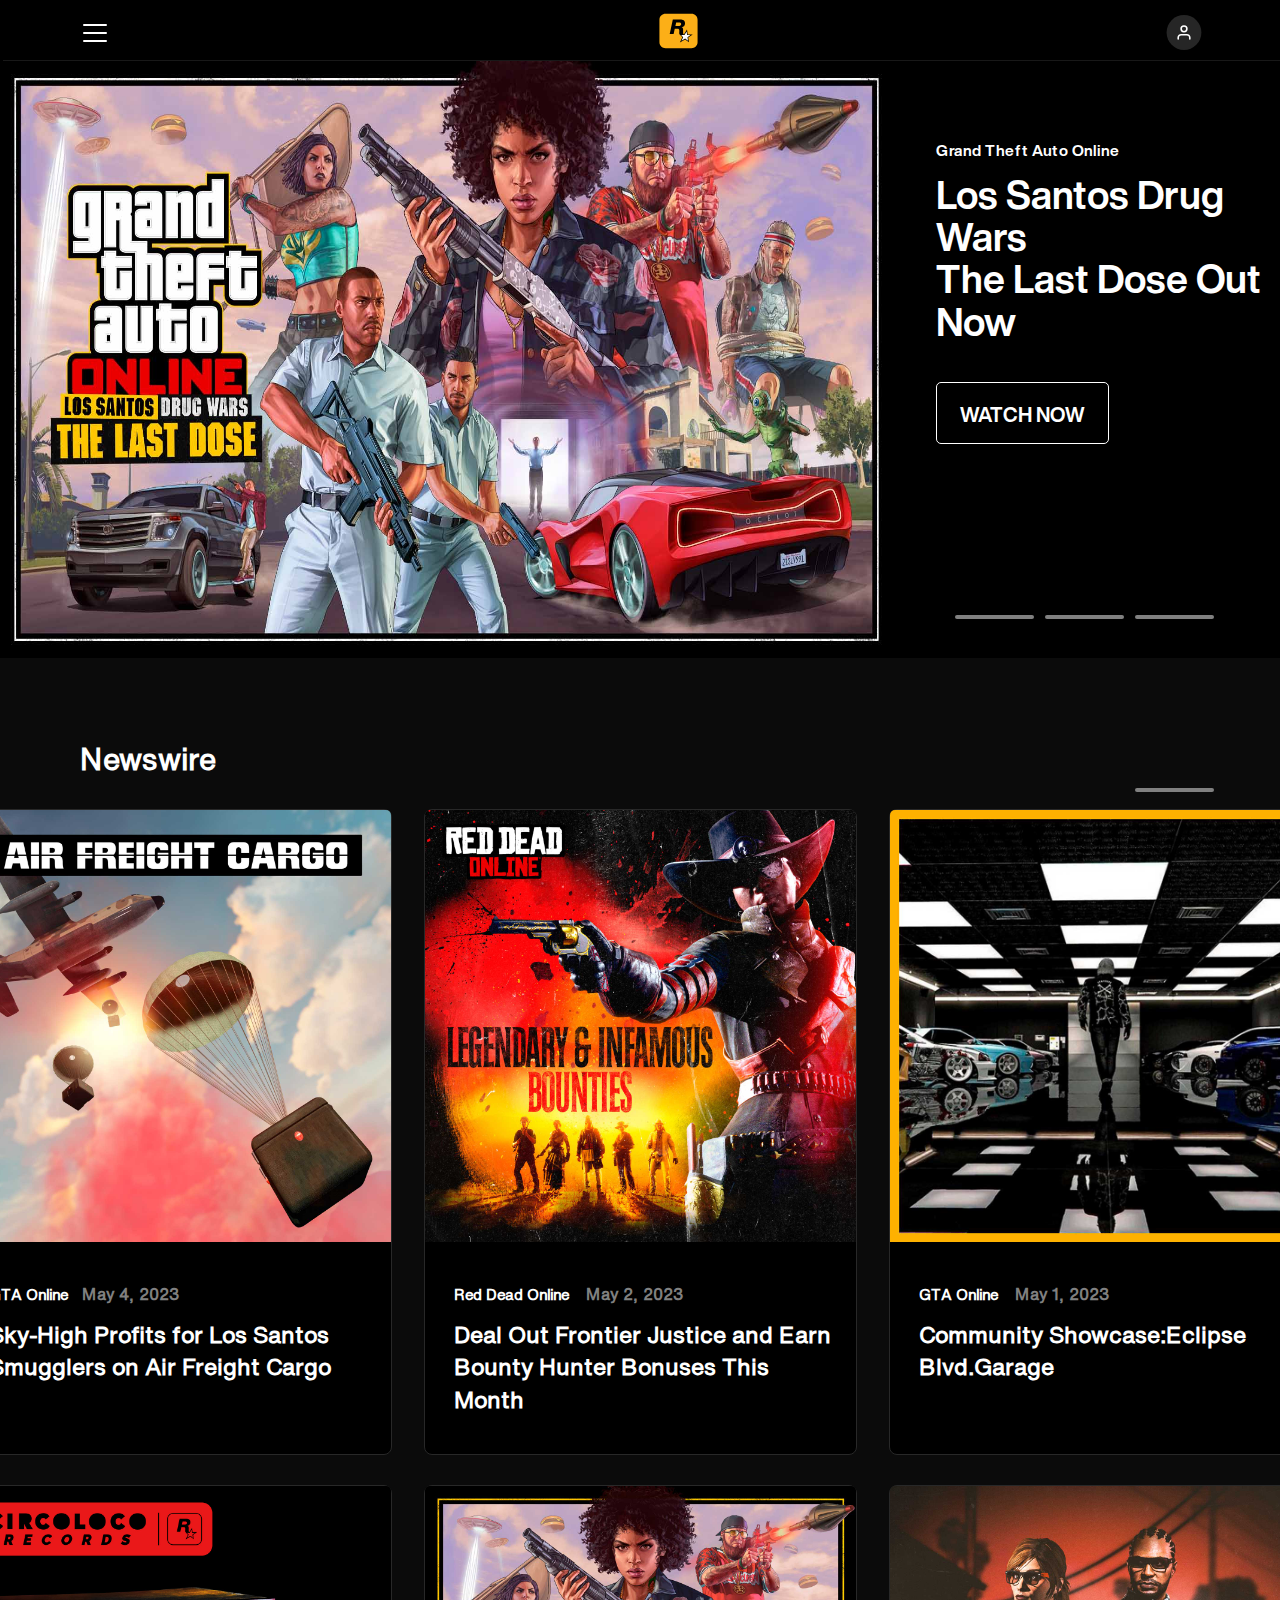
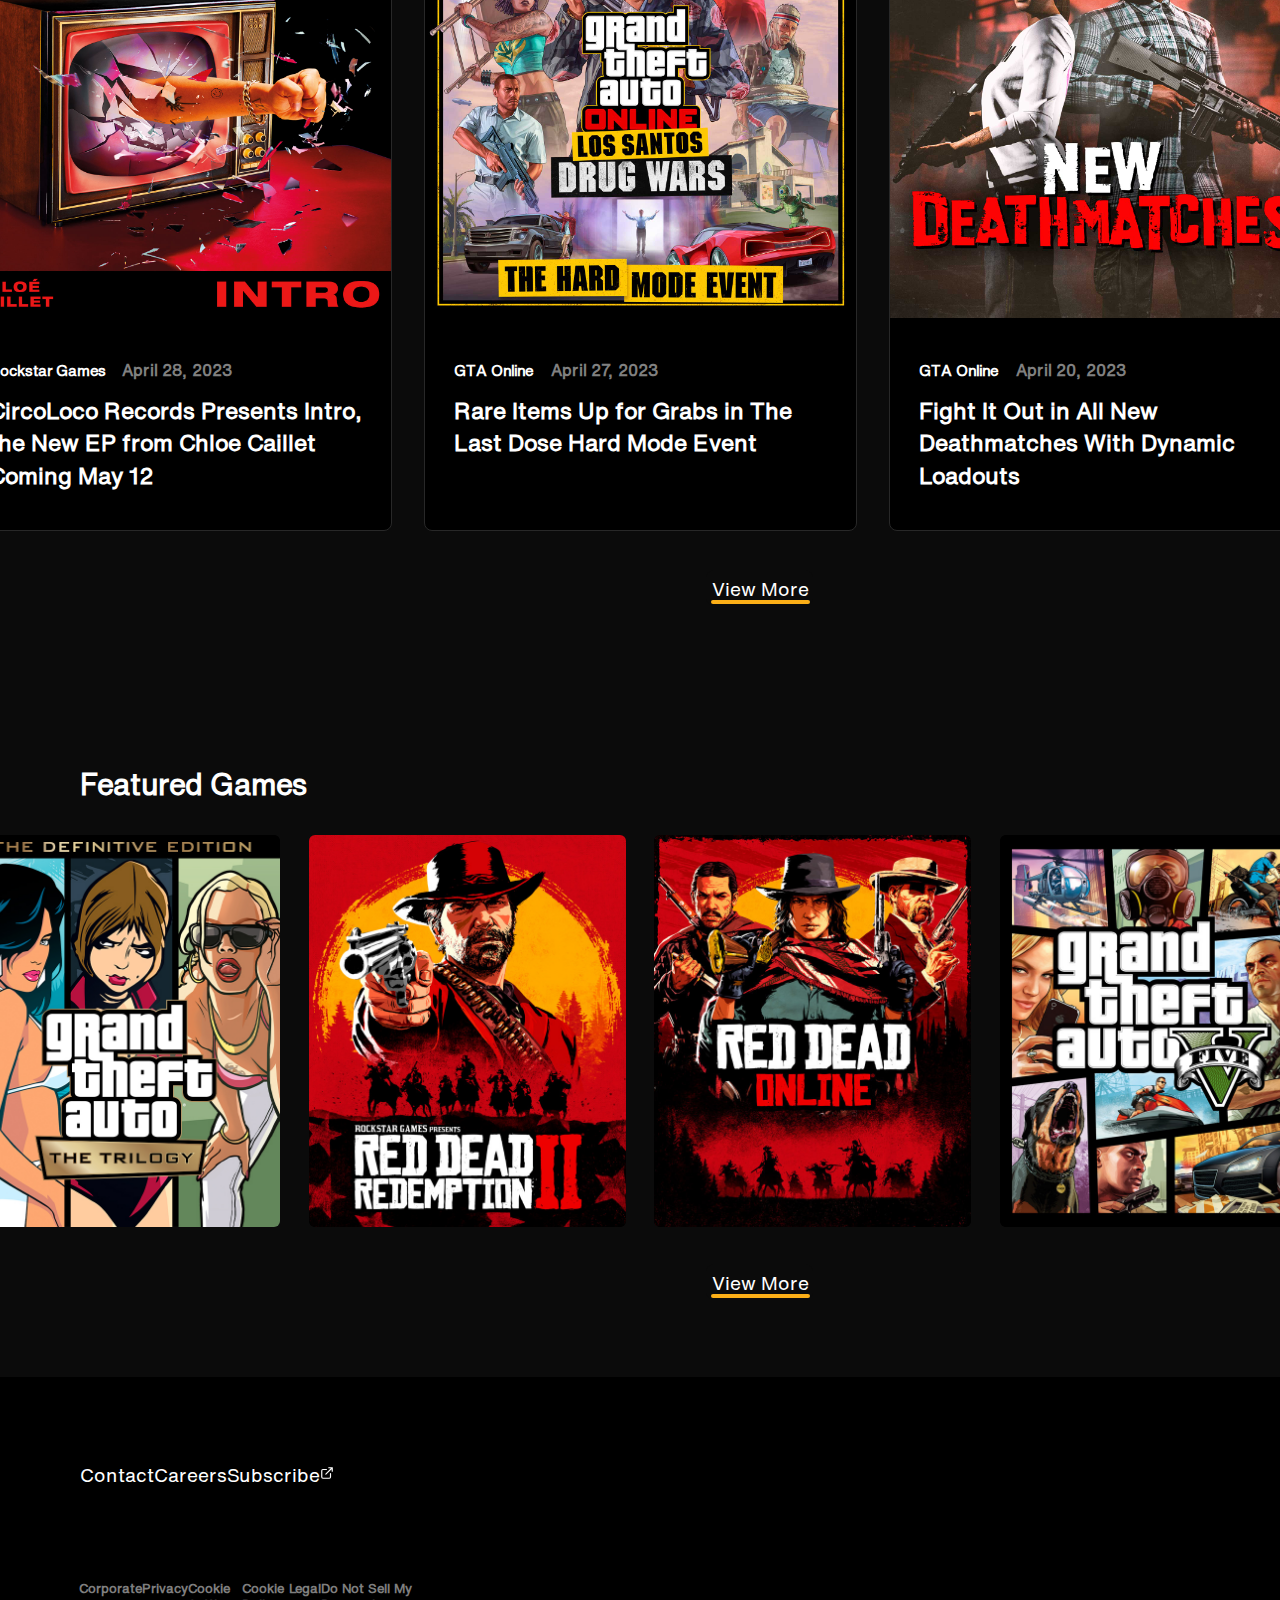
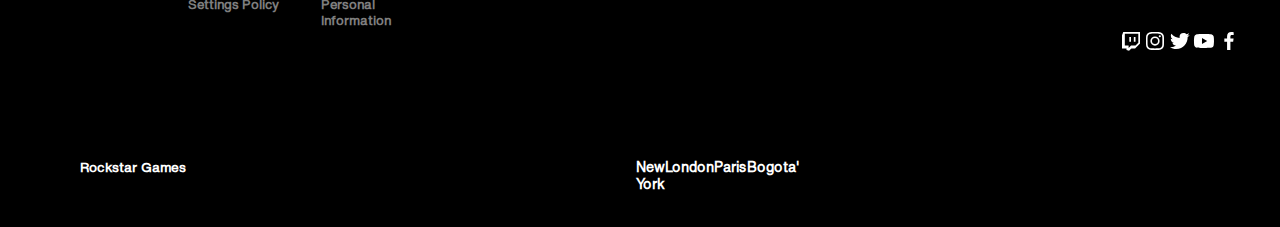
<file: index.html>
<!DOCTYPE html>


<html>
    <head>

        <title>Rockstar Games</title>
        <link rel="stylesheet" href="games.css">
      
        

    </head>

    <body>

         <header>
            
          <div class = "Top">
             <div class = "menu">
               
                <div class ="Tlmenu"></div>
                <div class ="Tlmenu"></div>
                <div class ="Tlmenu"></div>
               
            </div>
                

               
            <div class = "Logo">
               
                <img class = "Symb" src = "Images/svg_.svg">
               
            </div>

               
            <div class = "user">

                <img class = "img-user" src = "Images/61ed3b631437f6495d9c.svg">

            </div>
               
            <div class = "Line"></div>
        </div>
    </header>

        <div class = "main">
            <div class ="FirstD">

                <div class = "pic">
            
                    <img class="Fimg" src = "Images/1920.jpg">
            
                </div>
                
            
                <div class = "Watch-now">
            
                    <table>
                        <tr>
                            <td class ="GTA">Grand Theft Auto Online</td>
                            <br>
                        </tr>
                        <tr>
                            <td class = "textU">Los Santos Drug Wars<br>The Last Dose Out<br>Now</td>
                            <br>
                        </tr>
                        <tr>
                            <br>
                            <td class="row"><div class="but">WATCH NOW</div></td>
                        </tr>
            
                        <tr>
                            <td class ="arrange">
                                <div class="line"></div>  <div class="line"></div> <div class="line"></div> <div class="line"></div>
                               
                                
                                
                            </td>
                        </tr>
                    </table>
            
                </div>
            
            </div>
            
        </div>

        <div class="S-Display">
        
            <div class="Newswire"><h2>Newswire</h2></div>
            <div class="order">
                
            <div class="Online">
                
                
                <img class="Img1" src="Images/Airfreight-cargo.jpg">
                
                <div class="clr">
                   <ul>
                       <li class="white">GTA Online</li>
                       <li class="grey">May 4, 2023</li>
                   </ul>
                   <p class="Cargo">Sky-High Profits for Los Santos  <br> Smugglers on Air Freight Cargo</p>
                </div>
                
            </div>
                
            <div class="Online">
                <img class="Img1" src="Images/Redead-online.jpg">
                
                <div class="Reddead">
                   <ul>
                       <li class="Red">Red Dead Online</li>
                       <li class="dead">May 2, 2023</li>
                   </ul>
                   <p class="Redemption">Deal Out Frontier Justice and Earn <br> Bounty Hunter Bonuses This <br> Month</p>
                </div>
                
            </div>
                
            <div class="Online">
                <img class="Img1" src="Images/GTAonline-community.jpg">
                
                <div class="Community">
                   <ul>
                       <li class="comm">GTA Online</li>
                       <li class="unity">May 1, 2023</li>
                   </ul>
                   <p class="comm-talk">Community Showcase:Eclipse <br> Blvd.Garage</p>
                </div>
                
            </div>
        </div>

        </div>

        <div class = "TDisplay">
           
            <div class="align">
                
                <div class="same">
                    
                    
                    <img class="img1" src="Images/e41e0d0158953dda363c36102a6703b269ac9704.jpg">
                    
                    <div class="colour">
                       <ul>
                           <li class="whit">Rockstar Games</li>
                           <li class="gre">April 28, 2023</li>
                       </ul>
                       <p class="Cicoloco">CircoLoco Records Presents Intro,<br> the New EP from Chloe Caillet<br>Coming May 12 </p>
                    </div>
                    
                </div>
                    
                <div class="same">
                    <img class="img1" src="Images/4ecf05aef7ca0f30e7b4165efeb4da55b9107a98.jpg">
                    
                    <div class="Hard-Mode">
                       <ul>
                           <li class="Hard">GTA Online</li>
                           <li class="Mode">April 27, 2023</li>
                       </ul>
                       <p class="Event">Rare Items Up for Grabs in The<br> Last Dose Hard Mode Event </p>
                    </div>
                    
                </div>
                    
                <div class="same">
                    <img class="img1" src="Images/038a8d7d1202fd590f523b539d46ba057befe5f5.jpg">
                    
                    <div class="neW">
                       <ul>
                           <li class="Death">GTA Online</li>
                           <li class="Match">April 20, 2023</li>
                       </ul>
                       <p class="DeathMatch">Fight It Out in All New <br> Deathmatches With Dynamic <br> Loadouts </p>
                    </div>
                    
                </div>
            </div>
        </div>

        <div class="colo">
        <div class="View-more">
            <div class="view">
                <h4 class="H4">View More</h4>
                <div class="Under-line"></div>

            </div>
        </div>
    </div>

        <div class="FDisplay">
                
            <h1 class="Games">Featured Games</h1>
            <div class="c-align">
                
                <div class="Fth">
                    
                    
                    <img class="imG1" src="Images/GTATrilogy.jpg">
                    
                    
                    
                </div>
                    
                <div class="Fth">
                    <img class="imG1" src="Images/reddeadredemption2.jpg">
                    
                    
                    
                </div>
                    
                <div class="Fth">
                    <img class="imG1" src="Images/reddeadonline.jpg">
                    
                   
                    
                </div>

                <div class="Fth">
                    <img class="imG1" src="Images/V.jpg">
                    
                   
                    
                </div>

            </div>

        </div>

        <div class="more-view">
            <div class="more">
                <h4 class="H44">View More</h4>
                <div class="Underline"></div>

            </div>
        </div>

        <footer>
               <div class="personal">
                  
                <ul class="lists1">
                    <li>Contact</li>
                    <li>Careers</li>
                    <li>Subscribe</li>
                   <li><img class="Sub" src="Images/subscribe.svg"></li>
                </ul>
                
               </div>
               
               <div class="privacy-policy">
                     
                <ul class="Policy">
                    <li>Corporate</li>
                    <li>Privacy</li>
                    <li>Cookie Settings</li>
                    <li>Cookie Policy</li>
                    <li>Legal</li>
                    <li>Do Not Sell My Personal Information</li>
                </ul>

               </div>

               <div class="RStar">Rockstar Games</div>
               <div class="places">
                <ul class="Place">
                    <li>New York</li>
                    <li>London</li>
                    <li>Paris</li>
                    <li>Bogota'</li>
                </ul>
               </div>

               <div class="Eng">
                <ul class="Globe">
                <li><img class="IMG" src="Images/Globe.svg"></li>
                <li class="lang">English</li>
                <li><img src="Images/Down.svg"></li>
                </ul>
               </div>

               <div class="Social-media">
               <ul class="media">
                <li><img src="Images/Twitch.svg"></li>
                <li><img src="Images/Instagram.svg"></li>
                <li><img src="Images/Twitter.svg"></li>
                <li><img src="Images/Youtube.svg"></li>
                <li><img src="Images/Facebook.svg"></li>
               </ul>

               </div>

               <div class="Random">
                MCMXCVlll
               </div>



        </footer>

   

        
       
    </body>
</html>
</file>
<file: games.css>
@font-face
{
    font-family: myFont;
    src:url(Fonts/HelveticaNowDisplay-Bold.ttf);
}
@font-face {
    font-family: BodyFont;
    src: url(Fonts/HelveticaNowText-Regular.ttf);
}

html,body
{
    margin:0px;
    overflow-x: hidden;
}
.Top
{
    background-color: #000000;
    width: 99.7%;
    height: 58px;
    border-style: solid;
    border-bottom:grey;

}
.menu
{
    width: 33.33%;
    color: white;
    float: left;
    border-left-width: 34px;
    margin-left:74px;
    margin-top: 15px;
    
    
}
.Tlmenu
{
  background-color:white; 
  width:24px;
  height:2px;
  border-radius:4px;
  margin: 6px ;
}
.Symb{
    width:46.3px;
    margin-left: 153px;
    margin-top: 10px;
    height: 36px;
    
    
}
.img-user
{
    width: 48.3px;
    height: 35px;
    float: right;
    margin-top: -38px;
    margin-right: 71px;

}
.Line
{
    height: 1.58px;
    width:100.1%;
    background-color:#181818;
    margin-top: 7px;
}
.arrange
{
    padding-right: 55px;
}

.main
{
    background-color: #0b0b0b;
    width: 100%;
    height: 597px;
}
.FirstD
{
    background-color:#000;
    float:left;
    width:100%;
    height:597px;
}
.pic
{
    float: left;
    width: 60%;
}
.Fimg
{
    width: 116.34%;
    height: 597px;
    margin-top: 0px

}
.Watch-now
{
    width:30%;
    float:right;
    
}
.GTA
{
   font-family: myFont;
   color:white;
   font-size: 15.4px;
   font-weight: bold;
}

.textU
{
    font-family: myFont;
    font-weight: bold;
    color: white;
    font-size: 38.6px;
    padding-top: 11px;
    line-height: 42.2px;
    font-weight: bold;
}
table
{
    margin-top: 24px;
    margin-left: 37px;
    
}
.but
{
    border: solid;
    color: white;
    background-color: #000;
    border-color:white;
    border-radius:5px;
    padding-top:19px;
    margin-top:15px;
    border-width: 1px;
    text-align:center;
    margin-right:168px;
    padding-bottom: 16px;
    font-family: myFont;
    font-size: 20px;
    font-weight: bold;
    
}
.but:hover
{
    border-color: #ffad36;
    color:#000000;
    background-color:#fcaf17;
    text-align: center;
    
}
.row
{
   padding-top:6%;
   width:10%;
}
.line
{
    width:79px;
    height: 4px;
    background-color: grey;
    margin:2px;
    border-radius: 12px;
    float:right;
    margin-right: 8.89px;
    margin-top:167px;
    
    
}
.line:hover
{
    background-color:white;

}
.S-Display
{
    background-color:#0b0b0b;
    width: 100%;
    height: 693px;
    padding-top: 127px;
    
}
.Newswire
{
    font-family: BodyFont;
    margin-top: -69px;
    margin-left: 80px;
    font-size: 20px;
    color:white;
}
.order
{
    display: flex;
    justify-content: center;
}
.Online
{
   background-color: #000000;
   width: 431px;
   height: 644px;
   margin: 16px; 
   margin-top: 7px;
   border-radius: 8px;
   border-style: solid;
   border-width: 1px;
   border-color: #282828;

}
.Img1
{
    width: 431px;
    height: 432px;
    border-top-left-radius: 5px;
    border-top-right-radius: 5px;
    
}
ul
{
    list-style: none;
}
.clr
{
    color: white;
    font-family: BodyFont;
    font-size: 15px;
    padding-left: 29px;
    margin-top: 41px;
    font-weight: bold;
}
.white
{
    font-family: BodyFont;
    margin-left: -40px;
    margin-top: -1px;
    font-weight: bold;
}
.grey
{
    color: grey;
    font-family: BodyFont;
    font-size: 16px;
    float: right;
    margin-right: 212px;
    margin-top: -19px;
}
.Cargo
{
    font-family:BodyFont;
    color: white;
    font-size: 23px;
    margin-top: 3px;
    line-height: 1.41;
}
.Reddead
{
    color: white;
    font-family: BodyFont;
    font-size: 15px;
    padding-left: 29px;
    margin-top: 41px;
    font-weight: bold;
}
.Red
{
    font-family: BodyFont;
    margin-left: -40px;
    margin-top: -1px;
    font-weight: bold;
}
.dead
{
    color: grey;
    font-family: BodyFont;
    font-size: 16px;
    float: right;
    margin-right: 173px;
    margin-top: -19px;
}
.Redemption
{
    font-family:BodyFont;
    color: white;
    font-size: 23px;
    margin-top: 3px;
    line-height: 1.41;
}
.Community
{
    color: white;
    font-family: BodyFont;
    font-size: 15px;
    padding-left: 29px;
    margin-top: 41px;
    font-weight: bold;
}
.comm
{
    font-family: BodyFont;
    margin-left: -40px;
    margin-top: -1px;
    font-weight: bold;
}
.unity
{
    color: grey;
    font-family: BodyFont;
    font-size: 16px;
    float: right;
    margin-right: 212px;
    margin-top: -19px;
}
.comm-talk
{
    font-family:BodyFont;
    color: white;
    font-size: 23px;
    margin-top: 3px;
    line-height: 1.41;
}
.TDisplay
{
    width:100%;
    height: 695px;
    Background-color:#0b0b0b;
}
.align
{
    display: flex;
    justify-content: center;
}
.same
{
background-color: #000000;
width: 431px;
height: 644px;
margin: 16px; 
margin-top: 7px;
border-radius: 8px;
border-color: #282828;
border-style: solid;
border-width: 1px;
}
.img1
{
    width: 431px;
    height: 432px;
    border-top-left-radius: 5px;
    border-top-right-radius: 5px;
}
.colour
{
    color: white;
    font-family: BodyFont;
    font-size: 15px;
    padding-left: 29px;
    margin-top: 41px;
    font-weight: bold;
}
.whit
{
    font-family: BodyFont;
    margin-left: -40px;
    margin-top: -1px;
    font-weight: bold;
}
.gre
{
    color: grey;
    font-family: BodyFont;
    font-size: 16px;
    float: right;
    margin-right: 159px;
    margin-top: -19px;
}
.Cicoloco
{
    font-family:BodyFont;
    color: white;
    font-size: 23px;
    margin-top: 3px;
    line-height: 1.41;
}
.Hard-Mode
{
    color: white;
    font-family: BodyFont;
    font-size: 15px;
    padding-left: 29px;
    margin-top: 41px;
    font-weight: bold;
}
.Hard
{
    font-family: BodyFont;
    margin-left: -40px;
    margin-top: -1px;
    font-weight: bold;
}
.Mode
{
    color: grey;
    font-family: BodyFont;
    font-size: 16px;
    float: right;
    margin-right: 198px;
    margin-top: -19px;
}
.Event
{
    font-family:BodyFont;
    color: white;
    font-size: 23px;
    margin-top: 3px;
    line-height: 1.41;
}
.neW
{
    color: white;
    font-family: BodyFont;
    font-size: 15px;
    padding-left: 29px;
    margin-top: 41px;
    font-weight: bold;  
}
.Death
{
    font-family: BodyFont;
    margin-left: -40px;
    margin-top: -1px;
    font-weight: bold;
}
.Match
{
    color: grey;
    font-family: BodyFont;
    font-size: 16px;
    float: right;
    margin-right: 195px;
    margin-top: -19px;
}
.DeathMatch
{
    font-family:BodyFont;
    color: white;
    font-size: 23px;
    margin-top: 3px;
    line-height: 1.41;
}
.colo
{
    background-color: #0b0b0b;
}
.View-more
{
    width: 100%;
    height: 114px;
    background-color: #0b0b0b;
}
.view
{
 color: white;
 background-color:#0b0b0b ;
 width: 105px;
 height: 34px;
 border-width: 1px;
 margin-left: 706px;
 margin-top: -3px;
 border-radius: 7px;
 border: solid#0b0b0b ;
 border-width: 1px;
}
.H4
{
    color:white;
    margin-top: 2px;
    margin-left: -7px;
    font-size: 19.10px;
    font-family: BodyFont;
    font-weight: 500;
    padding-top: 4px;
    border-radius: 6px;
    height: 27px;
    width: 120px;
    text-align: center;

}    
.Under-line
{
    color: #fcaf17;
    width: 99px;
    background-color: #fcaf17;
    height: 4px;
    margin-top: -29.45px;
    margin-left: 4px;
    border-style: solid;
    border-radius: 27px;
    border-width: 0px;
}
.H4:hover
{
    color:black;
    background-color:#fcaf17;
}
.FDisplay
{
    background-color:#0b0b0b ;
    width: 100%;
    height: 627px;
    padding-top: 9px;
}
.Games
{
    font-family: BodyFont;
    color: white;
    margin-top: 73px;
    margin-left: 80px;
    font-size: 29.56px;
    font-weight: bold;
}
.c-align
{
    display: flex;
    justify-content: center;
}
.Fth
{
    background-color: #000000;
    width: 318px;
    height: 392px;
    margin: 14.4px; 
    margin-top: 13px;
    border-radius: 7px;
}
.imG1
{
    width: 317px;
    height: 392px;
    border-radius: 6px;
}
.more-view
{
    width: 100%;
    height: 114px;
    background-color: #0b0b0b;
}
.more
{
    color: white;
    background-color:#0b0b0b ;
    width: 105px;
    height: 34px;
    border-width: 1px;
    margin-left: 706px;
    margin-top: -56px;
    border-radius: 7px;
    border: solid#0b0b0b ;
    border-width: 1px;
}
.H44
{
    color:white;
    margin-top: 2px;
    margin-left: -7px;
    font-size: 19.10px;
    font-family: BodyFont;
    font-weight: 500;
    padding-top: 4px;
    border-radius: 6px;
    height: 27px;
    width: 120px;
    text-align: center;
}
.Underline
{
    color: #fcaf17;
    width: 99px;
    background-color: #fcaf17;
    height: 4px;
    margin-top: -29.45px;
    margin-left: 4px;
    border-style: solid;
    border-radius: 27px;
    border-width: 0px;
}
.H44:hover
{
    color:black;
    background-color:#fcaf17;
}
footer
{
    background:black;
    width: 100%;
    height: 450px;
}
.personal
{
    color: white;
    margin-top: -20px;
    font-family:BodyFont;
    padding-left: 6px;
}
.lists1
{
    display: flex;
    justify-content: space-between;
    padding-right: 1124px;
    font-size: 19px;
    padding-top: 86px;
    margin-left: 34px;   
}
.Sub
{
    padding-bottom: 2px;
    height: 14px;
}
.privacy-policy
{
    color: #7e7e7e;
    font-family: BodyFont;
    font-size: 13px;
    padding-left: 39px;
    font-weight: bolder;
    padding-right: 18px;
}
.Policy
{
    display: flex;
    padding-top: 76px;
    justify-content: space-between;
    margin-right: 816px;
}
.RStar
{
    font-family: BodyFont;
    color: white;
    padding-left: 80px;
    padding-top: 117px;
    font-size: 13.5px;
    font-weight: bold;
}
.places
{
    font-family: BodyFont;
    padding-right: 632px;
    margin-left: -4px;
}
.Place
{
    display: flex;
    color: white;
    justify-content: space-between;
    padding-left: 640px;
    margin-top: -17px;
    font-weight: bold;
    font-size: 14px;
}
.Eng
{
    margin-left: -170px;
    padding-right: 79px;
    margin-top: -290px;
}
.Globe
{
    display: flex;
    color: white;
    justify-content: space-evenly;
    padding-left: 1469px;
}
.IMG
{
    width: 21px;
}
.lang
{
    font-size: 15.75px;
    font-family: BodyFont;
}
.media
{
    display: flex;
    justify-content: space-evenly;
    margin-right: -48px;
    margin-left: 11px;
}
.Social-media
{
    padding-right: 87px;
    padding-top: 50px;
    margin-left: 1067px;
}
.Random
{
    color: white;
    margin-top: 120px;
    font-weight: bold;
    margin-left: 1366px;
    font-size: 14px;
    height: 5px;
    font-family: BodyFont;
}
</file>
